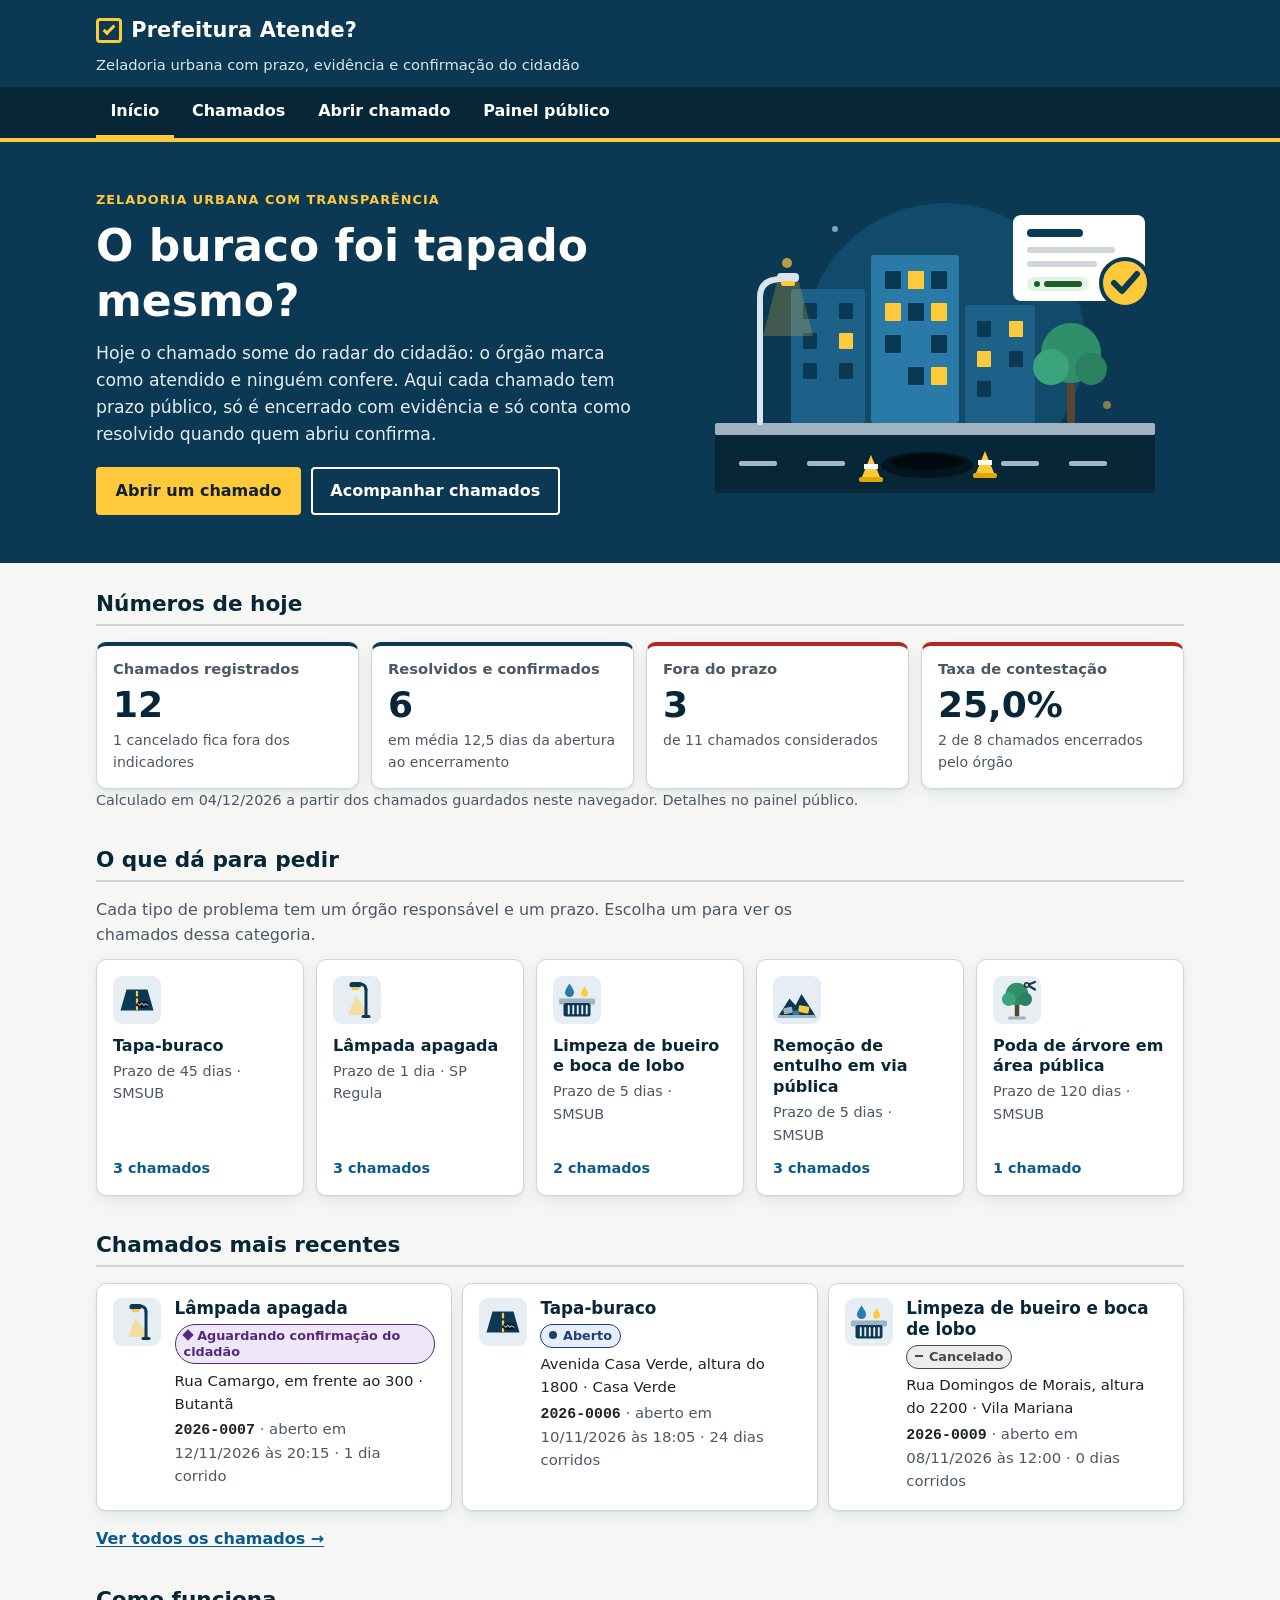
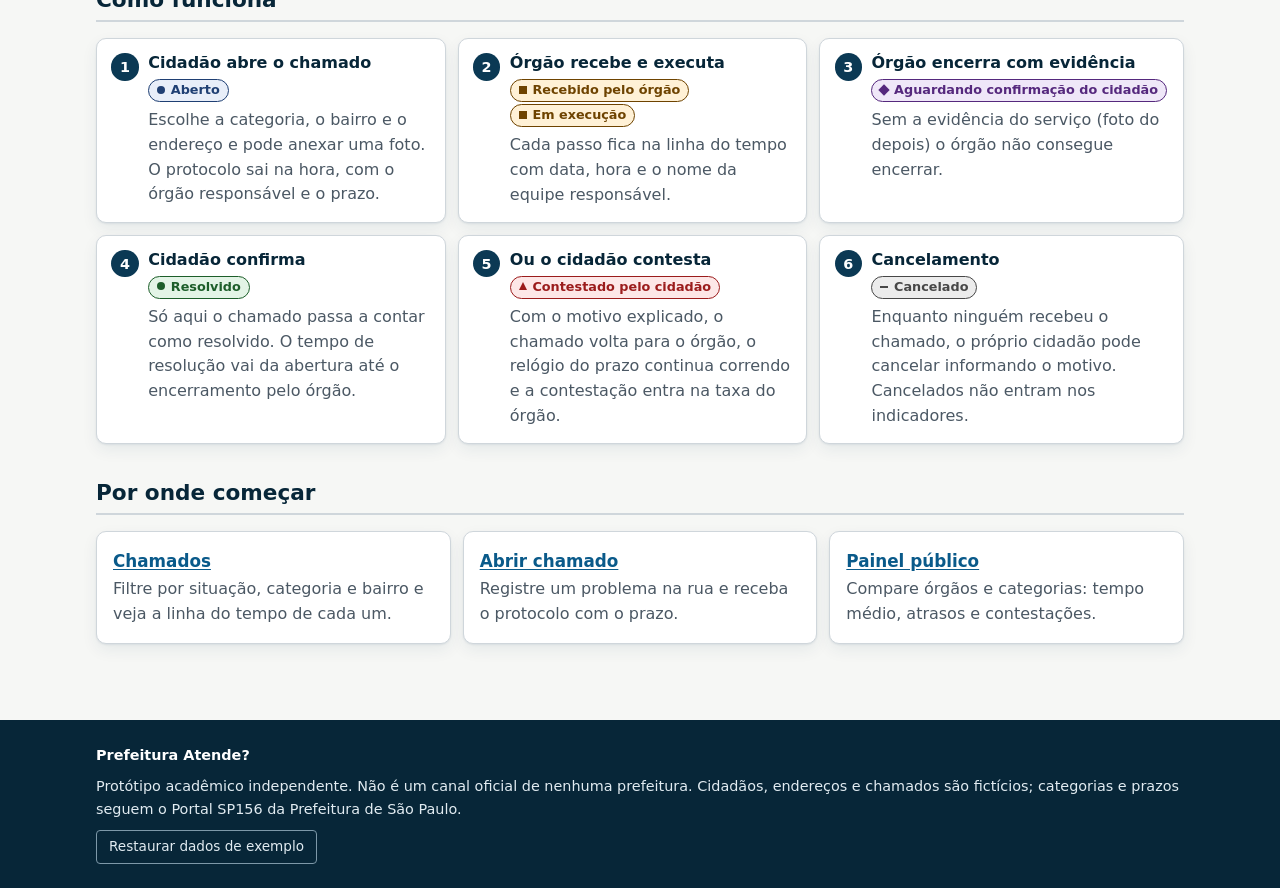
<file: web/index.html>
<!DOCTYPE html>
<html lang="pt-BR">
<head>
  <meta charset="UTF-8">
  <meta name="viewport" content="width=device-width, initial-scale=1">
  <meta name="description" content="Acompanhamento público de chamados de zeladoria urbana, com prazo, evidência e confirmação do cidadão.">
  <title>Início | Prefeitura Atende?</title>
  <link rel="stylesheet" href="css/estilo.css">
</head>
<body>
  <a class="pular" href="#conteudo">Pular para o conteúdo</a>

  <header class="topo">
    <div class="limite topo-interno">
      <a class="marca" href="index.html"><span class="marca-simbolo" aria-hidden="true"></span><span>Prefeitura Atende?</span></a>
      <p class="marca-frase">Zeladoria urbana com prazo, evidência e confirmação do cidadão</p>
    </div>
    <nav class="menu" aria-label="Menu principal">
      <ul class="limite">
        <li><a href="index.html" aria-current="page">Início</a></li>
        <li><a href="chamados.html">Chamados</a></li>
        <li><a href="abrir.html">Abrir chamado</a></li>
        <li><a href="painel.html">Painel público</a></li>
      </ul>
    </nav>
  </header>

  <main id="conteudo">
    <section class="heroi" aria-labelledby="titulo-inicio">
      <div class="limite heroi-interno">
        <div class="heroi-texto">
          <p class="sobretitulo">Zeladoria urbana com transparência</p>
          <h1 id="titulo-inicio">O buraco foi tapado mesmo?</h1>
          <p>Hoje o chamado some do radar do cidadão: o órgão marca como atendido e ninguém confere. Aqui cada chamado tem prazo público, só é encerrado com evidência e só conta como resolvido quando quem abriu confirma.</p>
          <div class="botoes">
            <a class="botao botao-destaque" href="abrir.html">Abrir um chamado</a>
            <a class="botao botao-claro" href="chamados.html">Acompanhar chamados</a>
          </div>
        </div>
        <img class="heroi-imagem" src="img/rua.svg" width="480" height="320" alt="Rua com um buraco sinalizado, um poste aceso e um chamado marcado como resolvido">
      </div>
    </section>

    <div class="limite">
    <section class="secao" aria-labelledby="titulo-numeros">
      <h2 id="titulo-numeros">Números de hoje</h2>
      <div class="numeros">
        <article class="numero">
          <h3>Chamados registrados</h3>
          <strong class="valor" id="numero-total">-</strong>
          <p id="detalhe-total"></p>
        </article>
        <article class="numero">
          <h3>Resolvidos e confirmados</h3>
          <strong class="valor" id="numero-resolvidos">-</strong>
          <p id="detalhe-resolvidos"></p>
        </article>
        <article class="numero alerta">
          <h3>Fora do prazo</h3>
          <strong class="valor" id="numero-fora">-</strong>
          <p id="detalhe-fora"></p>
        </article>
        <article class="numero alerta">
          <h3>Taxa de contestação</h3>
          <strong class="valor" id="numero-contestacao">-</strong>
          <p id="detalhe-contestacao"></p>
        </article>
      </div>
      <p class="nota" id="data-calculo"></p>
    </section>

    <section class="secao" aria-labelledby="titulo-categorias-inicio">
      <h2 id="titulo-categorias-inicio">O que dá para pedir</h2>
      <p class="apoio">Cada tipo de problema tem um órgão responsável e um prazo. Escolha um para ver os chamados dessa categoria.</p>
      <ul class="categorias-inicio" id="categorias-inicio"></ul>
    </section>

    <section class="secao" aria-labelledby="titulo-recentes">
      <h2 id="titulo-recentes">Chamados mais recentes</h2>
      <ul class="lista-chamados recentes" id="chamados-recentes"></ul>
      <p><a class="link-seta" href="chamados.html">Ver todos os chamados</a></p>
    </section>

    <section class="secao" aria-labelledby="titulo-etapas">
      <h2 id="titulo-etapas">Como funciona</h2>
      <ol class="etapas">
        <li>
          <h3>Cidadão abre o chamado</h3>
          <span class="selo selo-aberto">Aberto</span>
          <p>Escolhe a categoria, o bairro e o endereço e pode anexar uma foto. O protocolo sai na hora, com o órgão responsável e o prazo.</p>
        </li>
        <li>
          <h3>Órgão recebe e executa</h3>
          <span class="selo selo-andamento">Recebido pelo órgão</span>
          <span class="selo selo-andamento">Em execução</span>
          <p>Cada passo fica na linha do tempo com data, hora e o nome da equipe responsável.</p>
        </li>
        <li>
          <h3>Órgão encerra com evidência</h3>
          <span class="selo selo-aguardando">Aguardando confirmação do cidadão</span>
          <p>Sem a evidência do serviço (foto do depois) o órgão não consegue encerrar.</p>
        </li>
        <li>
          <h3>Cidadão confirma</h3>
          <span class="selo selo-resolvido">Resolvido</span>
          <p>Só aqui o chamado passa a contar como resolvido. O tempo de resolução vai da abertura até o encerramento pelo órgão.</p>
        </li>
        <li>
          <h3>Ou o cidadão contesta</h3>
          <span class="selo selo-contestado">Contestado pelo cidadão</span>
          <p>Com o motivo explicado, o chamado volta para o órgão, o relógio do prazo continua correndo e a contestação entra na taxa do órgão.</p>
        </li>
        <li>
          <h3>Cancelamento</h3>
          <span class="selo selo-cancelado">Cancelado</span>
          <p>Enquanto ninguém recebeu o chamado, o próprio cidadão pode cancelar informando o motivo. Cancelados não entram nos indicadores.</p>
        </li>
      </ol>
    </section>

    <section class="secao" aria-labelledby="titulo-atalhos">
      <h2 id="titulo-atalhos">Por onde começar</h2>
      <div class="atalhos">
        <a class="atalho" href="chamados.html"><strong>Chamados</strong><span>Filtre por situação, categoria e bairro e veja a linha do tempo de cada um.</span></a>
        <a class="atalho" href="abrir.html"><strong>Abrir chamado</strong><span>Registre um problema na rua e receba o protocolo com o prazo.</span></a>
        <a class="atalho" href="painel.html"><strong>Painel público</strong><span>Compare órgãos e categorias: tempo médio, atrasos e contestações.</span></a>
      </div>
    </section>
    </div>
  </main>

  <footer class="rodape">
    <div class="limite">
      <p><strong>Prefeitura Atende?</strong></p>
      <p>Protótipo acadêmico independente. Não é um canal oficial de nenhuma prefeitura. Cidadãos, endereços e chamados são fictícios; categorias e prazos seguem o Portal SP156 da Prefeitura de São Paulo.</p>
      <p id="aviso-armazenamento" class="aviso" hidden></p>
      <button type="button" id="botao-restaurar" class="botao-discreto">Restaurar dados de exemplo</button>
    </div>
  </footer>

  <script src="js/dados.js"></script>
  <script src="js/comum.js"></script>
  <script src="js/inicio.js"></script>
</body>
</html>
</file>
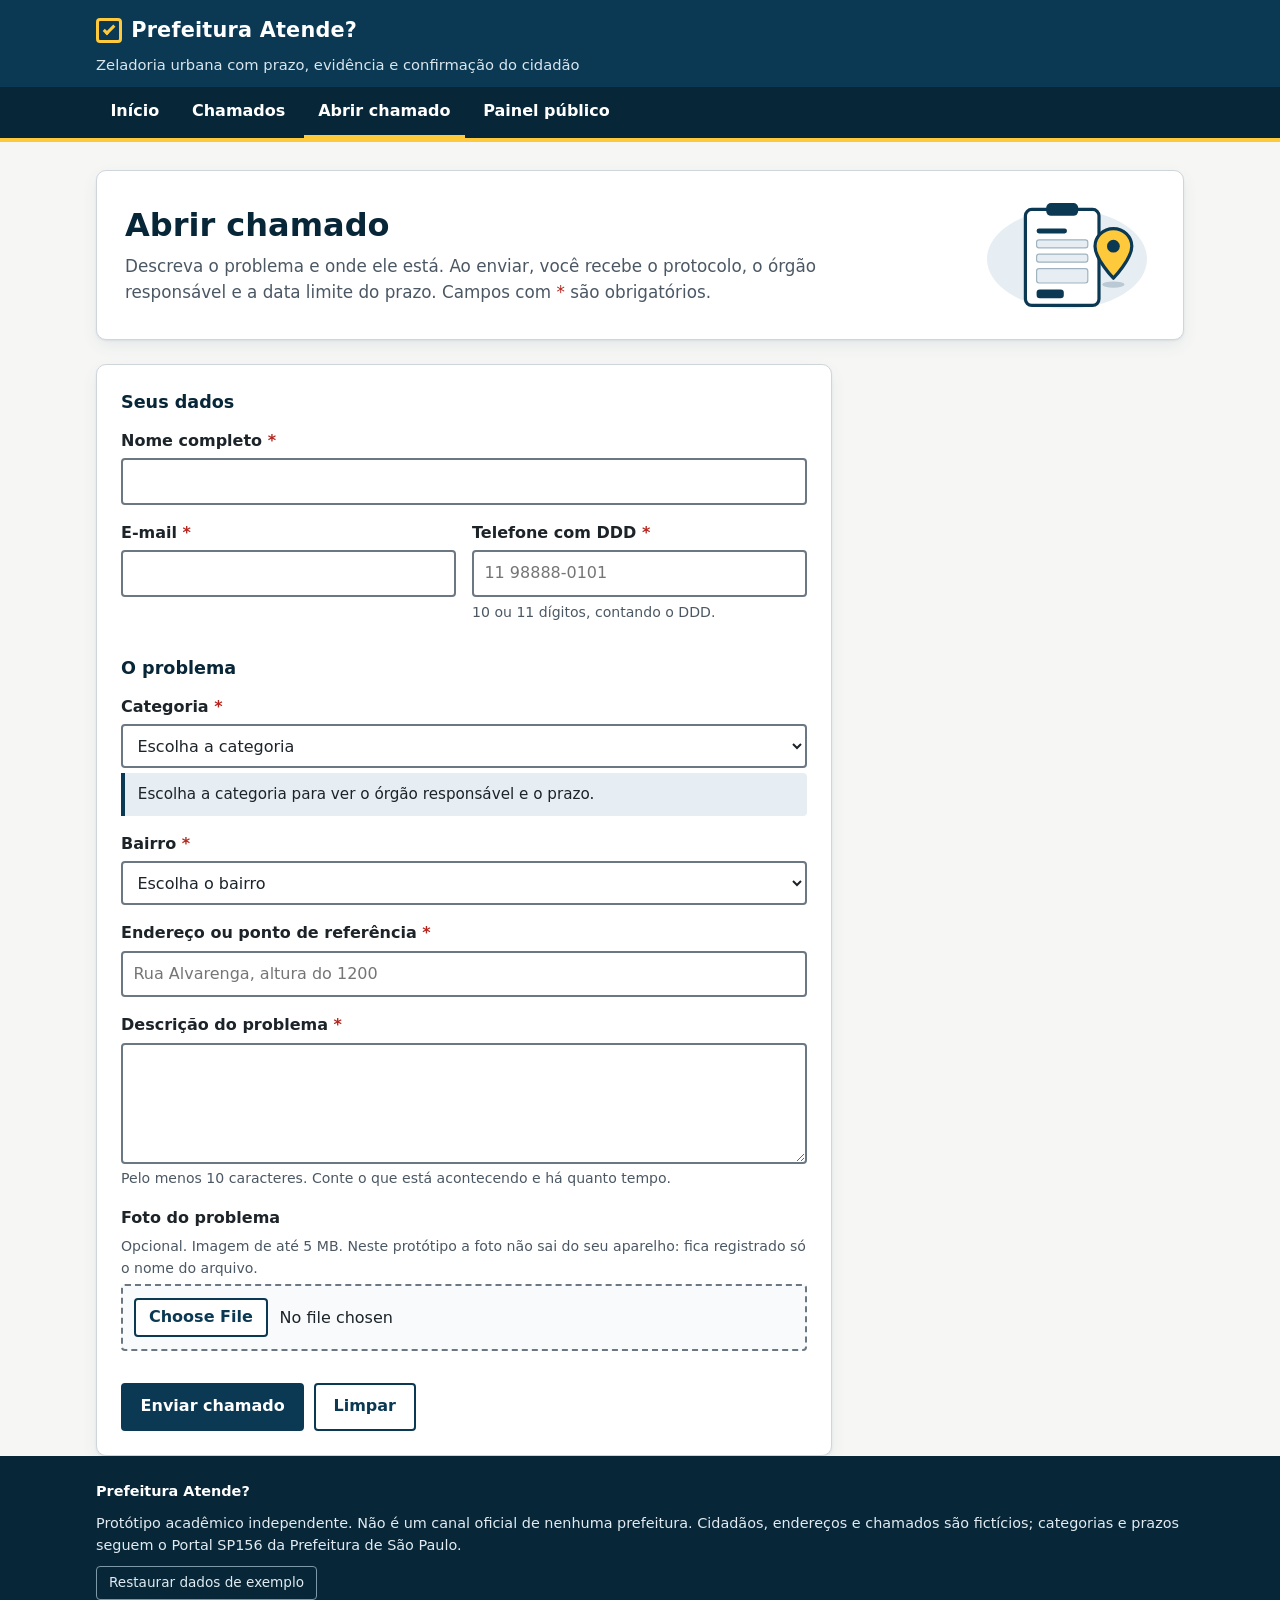
<file: web/abrir.html>
<!DOCTYPE html>
<html lang="pt-BR">
<head>
  <meta charset="UTF-8">
  <meta name="viewport" content="width=device-width, initial-scale=1">
  <meta name="description" content="Formulário para abrir um chamado de zeladoria urbana.">
  <title>Abrir chamado | Prefeitura Atende?</title>
  <link rel="stylesheet" href="css/estilo.css">
</head>
<body>
  <a class="pular" href="#conteudo">Pular para o conteúdo</a>

  <header class="topo">
    <div class="limite topo-interno">
      <a class="marca" href="index.html"><span class="marca-simbolo" aria-hidden="true"></span><span>Prefeitura Atende?</span></a>
      <p class="marca-frase">Zeladoria urbana com prazo, evidência e confirmação do cidadão</p>
    </div>
    <nav class="menu" aria-label="Menu principal">
      <ul class="limite">
        <li><a href="index.html">Início</a></li>
        <li><a href="chamados.html">Chamados</a></li>
        <li><a href="abrir.html" aria-current="page">Abrir chamado</a></li>
        <li><a href="painel.html">Painel público</a></li>
      </ul>
    </nav>
  </header>

  <main id="conteudo" class="limite">
    <section class="introducao" aria-labelledby="titulo-abrir">
      <div>
        <h1 id="titulo-abrir">Abrir chamado</h1>
        <p>Descreva o problema e onde ele está. Ao enviar, você recebe o protocolo, o órgão responsável e a data limite do prazo. Campos com <span class="obrigatorio" aria-hidden="true">*</span> são obrigatórios.</p>
      </div>
      <img class="introducao-imagem" src="img/formulario.svg" width="220" height="150" alt="">
    </section>

    <section class="confirmacao" id="confirmacao" aria-labelledby="titulo-confirmacao" tabindex="-1" hidden>
      <h2 id="titulo-confirmacao">Chamado registrado</h2>
      <p>Guarde o número do protocolo:</p>
      <strong class="protocolo-grande" id="confirmacao-protocolo"></strong>
      <dl class="dados-chamado">
        <dt>Órgão responsável</dt>
        <dd id="confirmacao-orgao"></dd>
        <dt>Categoria</dt>
        <dd id="confirmacao-categoria"></dd>
        <dt>Prazo</dt>
        <dd id="confirmacao-prazo"></dd>
        <dt>Endereço</dt>
        <dd id="confirmacao-endereco"></dd>
      </dl>
      <p id="confirmacao-cidadao" class="dica"></p>
      <p id="confirmacao-aviso" class="aviso" hidden></p>
      <div class="botoes">
        <a class="botao" id="link-acompanhar" href="chamados.html">Acompanhar este chamado</a>
        <button type="button" class="botao botao-secundario" id="botao-novo">Abrir outro chamado</button>
      </div>
    </section>

    <div class="resumo-erros" id="resumo-erros" tabindex="-1" role="alert" hidden>
      <h2>Confira os campos abaixo</h2>
      <ul id="lista-erros"></ul>
    </div>

    <form class="formulario" id="form-chamado" novalidate>
      <fieldset>
        <legend>Seus dados</legend>
        <div class="campo">
          <label for="nome">Nome completo <span class="obrigatorio" aria-hidden="true">*</span></label>
          <input type="text" id="nome" name="nome" autocomplete="name" required aria-describedby="erro-nome">
          <p class="erro-campo" id="erro-nome"></p>
        </div>
        <div class="linha-dupla">
          <div class="campo">
            <label for="email">E-mail <span class="obrigatorio" aria-hidden="true">*</span></label>
            <input type="email" id="email" name="email" autocomplete="email" required aria-describedby="erro-email">
            <p class="erro-campo" id="erro-email"></p>
          </div>
          <div class="campo">
            <label for="telefone">Telefone com DDD <span class="obrigatorio" aria-hidden="true">*</span></label>
            <input type="tel" id="telefone" name="telefone" autocomplete="tel" inputmode="tel" placeholder="11 98888-0101" required aria-describedby="dica-telefone erro-telefone">
            <p class="dica" id="dica-telefone">10 ou 11 dígitos, contando o DDD.</p>
            <p class="erro-campo" id="erro-telefone"></p>
          </div>
        </div>
      </fieldset>

      <fieldset>
        <legend>O problema</legend>
        <div class="campo">
          <label for="categoria">Categoria <span class="obrigatorio" aria-hidden="true">*</span></label>
          <select id="categoria" name="categoria" required aria-describedby="info-categoria erro-categoria">
            <option value="">Escolha a categoria</option>
          </select>
          <p class="info-categoria" id="info-categoria" aria-live="polite">Escolha a categoria para ver o órgão responsável e o prazo.</p>
          <p class="erro-campo" id="erro-categoria"></p>
        </div>
        <div class="campo">
          <label for="bairro">Bairro <span class="obrigatorio" aria-hidden="true">*</span></label>
          <select id="bairro" name="bairro" required aria-describedby="erro-bairro">
            <option value="">Escolha o bairro</option>
          </select>
          <p class="erro-campo" id="erro-bairro"></p>
        </div>
        <div class="campo">
          <label for="endereco">Endereço ou ponto de referência <span class="obrigatorio" aria-hidden="true">*</span></label>
          <input type="text" id="endereco" name="endereco" autocomplete="street-address" placeholder="Rua Alvarenga, altura do 1200" required aria-describedby="erro-endereco">
          <p class="erro-campo" id="erro-endereco"></p>
        </div>
        <div class="campo">
          <label for="descricao">Descrição do problema <span class="obrigatorio" aria-hidden="true">*</span></label>
          <textarea id="descricao" name="descricao" rows="4" required aria-describedby="dica-descricao erro-descricao"></textarea>
          <p class="dica" id="dica-descricao">Pelo menos 10 caracteres. Conte o que está acontecendo e há quanto tempo.</p>
          <p class="erro-campo" id="erro-descricao"></p>
        </div>
        <div id="lugar-da-foto">
        </div>
      </fieldset>

      <div class="botoes">
        <button type="submit" class="botao">Enviar chamado</button>
        <button type="reset" class="botao botao-secundario">Limpar</button>
      </div>
    </form>
  </main>

  <footer class="rodape">
    <div class="limite">
      <p><strong>Prefeitura Atende?</strong></p>
      <p>Protótipo acadêmico independente. Não é um canal oficial de nenhuma prefeitura. Cidadãos, endereços e chamados são fictícios; categorias e prazos seguem o Portal SP156 da Prefeitura de São Paulo.</p>
      <p id="aviso-armazenamento" class="aviso" hidden></p>
      <button type="button" id="botao-restaurar" class="botao-discreto">Restaurar dados de exemplo</button>
    </div>
  </footer>

  <script src="js/dados.js"></script>
  <script src="js/comum.js"></script>
  <script src="js/abrir.js"></script>
</body>
</html>
</file>
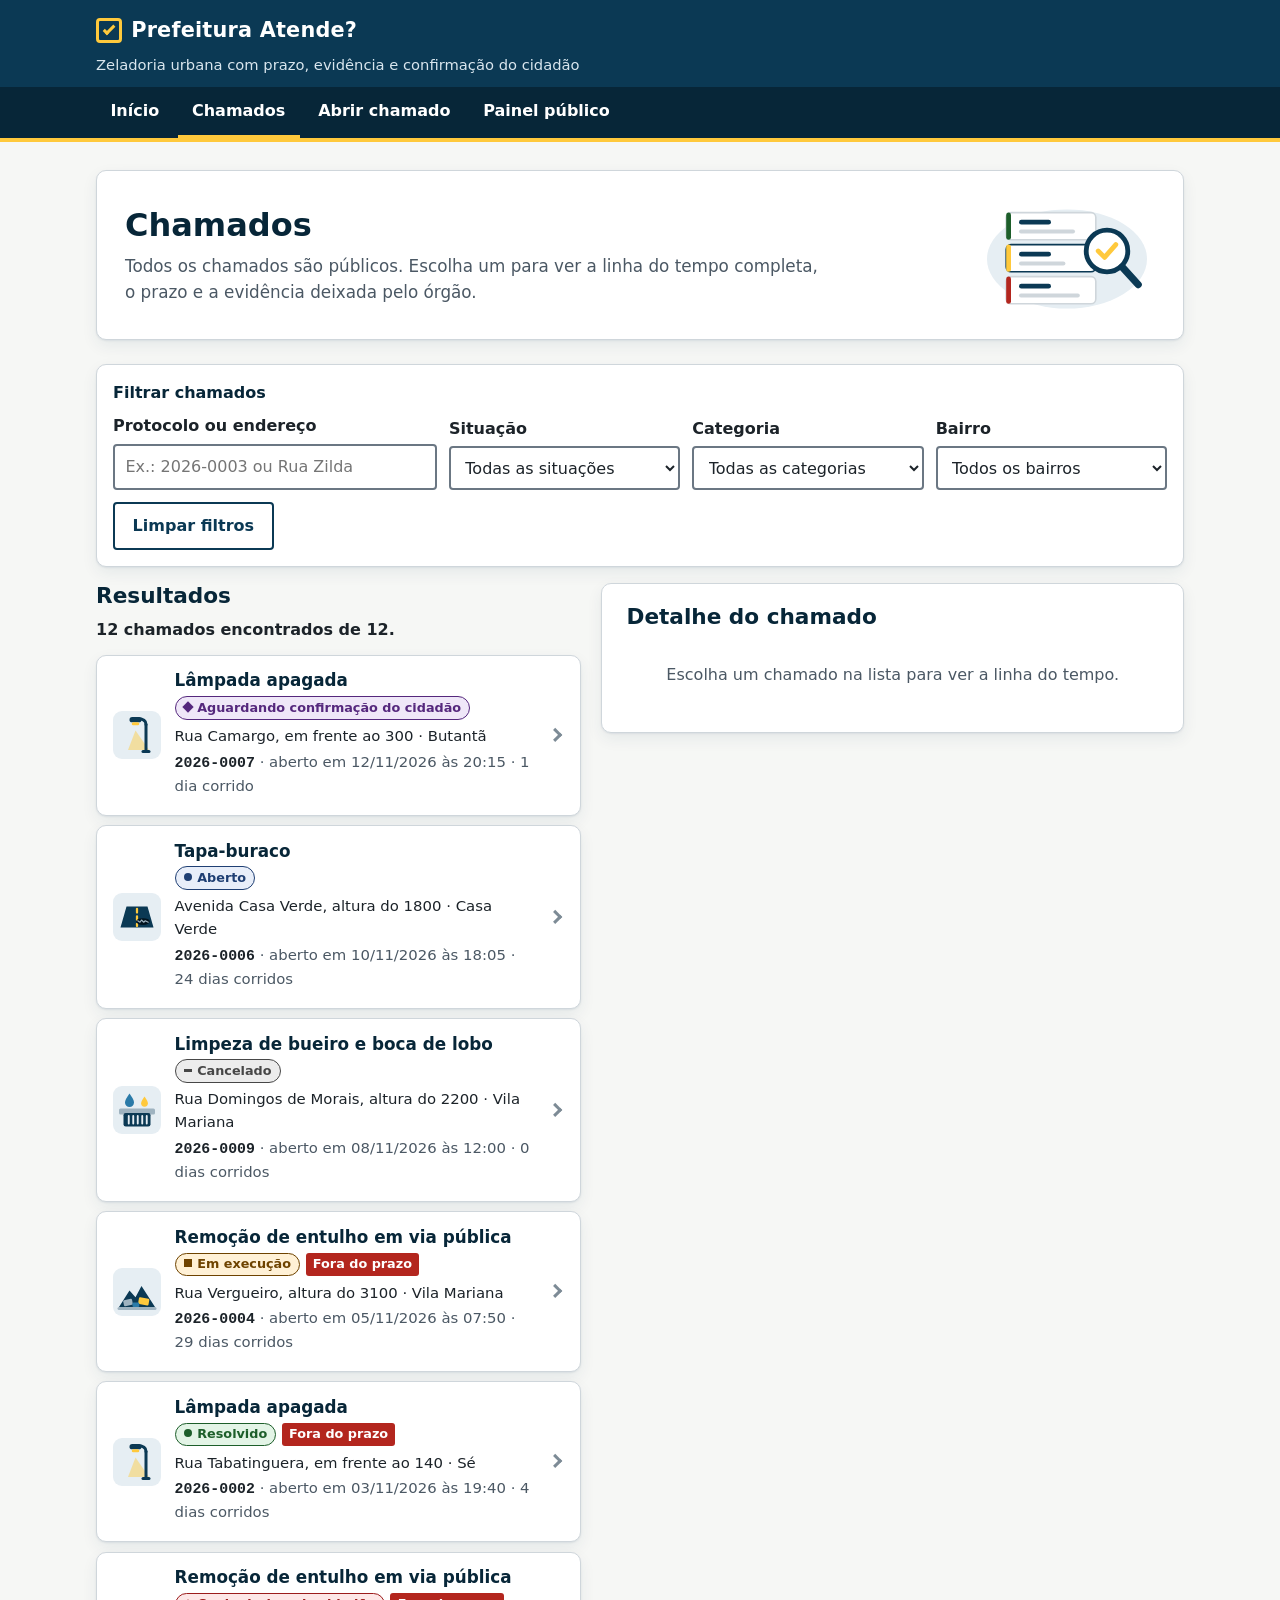
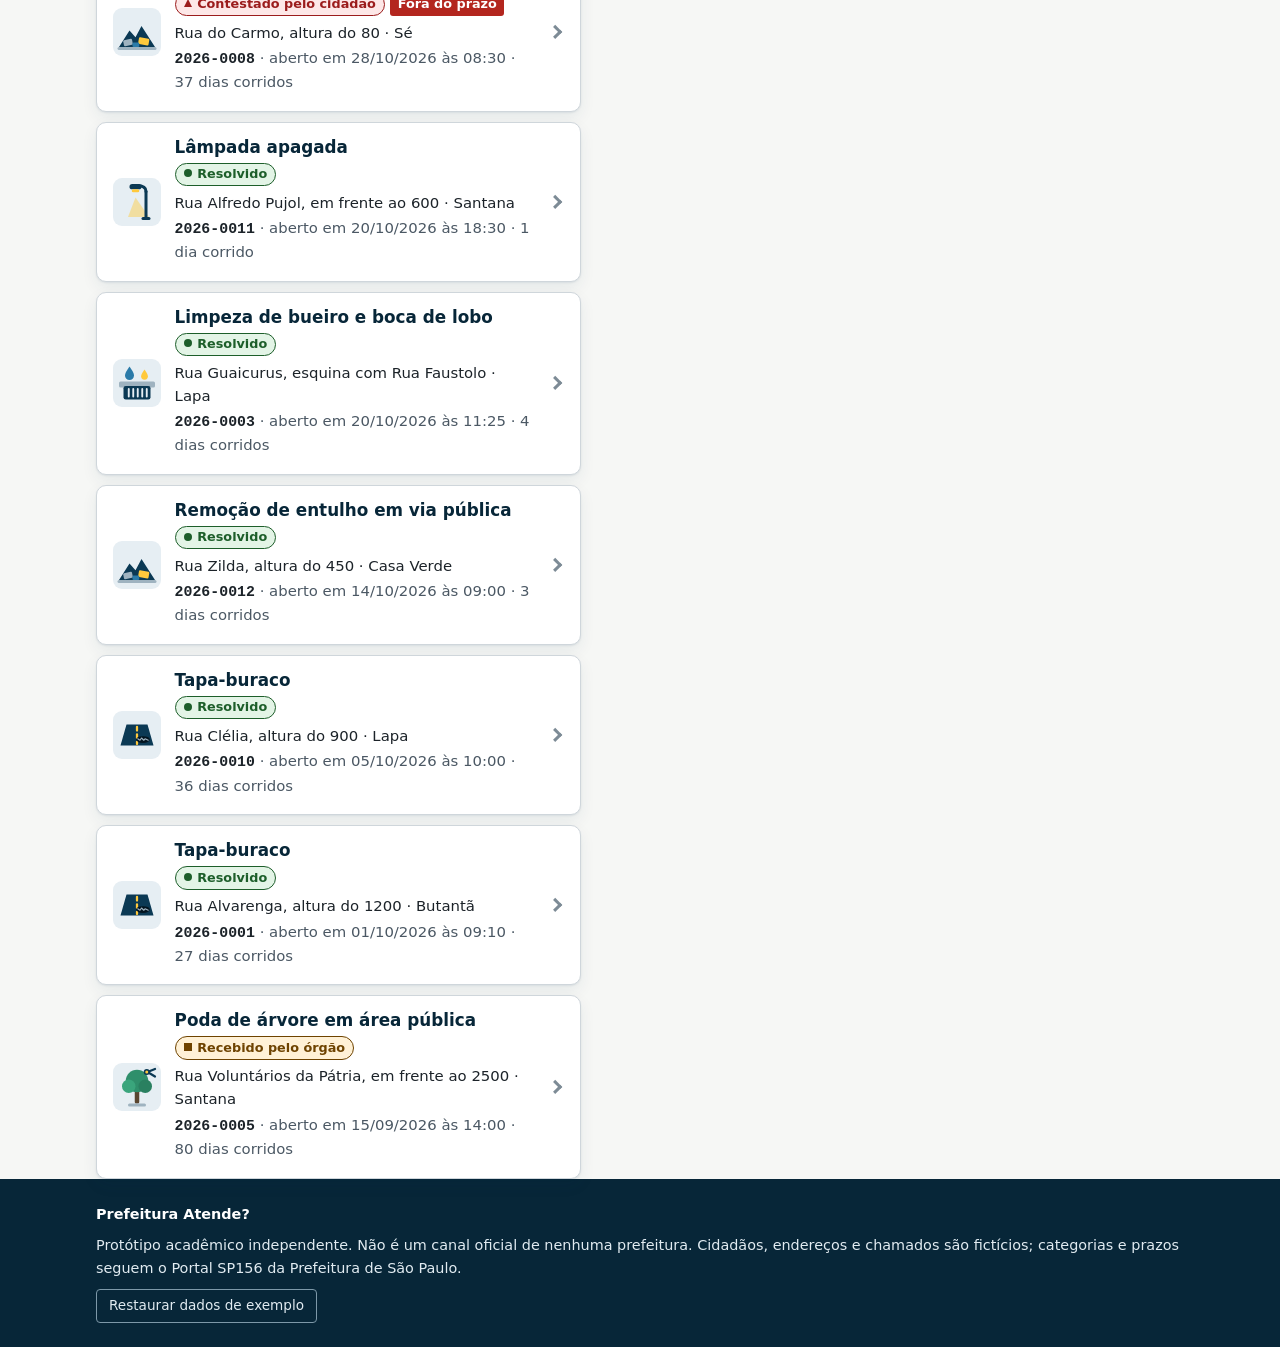
<file: web/chamados.html>
<!DOCTYPE html>
<html lang="pt-BR">
<head>
  <meta charset="UTF-8">
  <meta name="viewport" content="width=device-width, initial-scale=1">
  <meta name="description" content="Lista pública de chamados de zeladoria urbana com filtros e linha do tempo.">
  <title>Chamados | Prefeitura Atende?</title>
  <link rel="stylesheet" href="css/estilo.css">
</head>
<body>
  <a class="pular" href="#conteudo">Pular para o conteúdo</a>

  <header class="topo">
    <div class="limite topo-interno">
      <a class="marca" href="index.html"><span class="marca-simbolo" aria-hidden="true"></span><span>Prefeitura Atende?</span></a>
      <p class="marca-frase">Zeladoria urbana com prazo, evidência e confirmação do cidadão</p>
    </div>
    <nav class="menu" aria-label="Menu principal">
      <ul class="limite">
        <li><a href="index.html">Início</a></li>
        <li><a href="chamados.html" aria-current="page">Chamados</a></li>
        <li><a href="abrir.html">Abrir chamado</a></li>
        <li><a href="painel.html">Painel público</a></li>
      </ul>
    </nav>
  </header>

  <main id="conteudo" class="limite">
    <section class="introducao" aria-labelledby="titulo-chamados">
      <div>
        <h1 id="titulo-chamados">Chamados</h1>
        <p>Todos os chamados são públicos. Escolha um para ver a linha do tempo completa, o prazo e a evidência deixada pelo órgão.</p>
      </div>
      <img class="introducao-imagem" src="img/lista.svg" width="220" height="150" alt="">
    </section>

    <form class="filtros" id="form-filtros" role="search">
      <fieldset>
        <legend>Filtrar chamados</legend>
        <div class="campo campo-busca">
          <label for="filtro-busca">Protocolo ou endereço</label>
          <input type="search" id="filtro-busca" name="busca" placeholder="Ex.: 2026-0003 ou Rua Zilda" autocomplete="off">
        </div>
        <div class="campo">
          <label for="filtro-situacao">Situação</label>
          <select id="filtro-situacao" name="situacao">
            <option value="">Todas as situações</option>
          </select>
        </div>
        <div class="campo">
          <label for="filtro-categoria">Categoria</label>
          <select id="filtro-categoria" name="categoria">
            <option value="">Todas as categorias</option>
          </select>
        </div>
        <div class="campo">
          <label for="filtro-bairro">Bairro</label>
          <select id="filtro-bairro" name="bairro">
            <option value="">Todos os bairros</option>
          </select>
        </div>
      </fieldset>
      <div class="botoes acoes-filtro">
        <button type="reset" class="botao botao-secundario" id="botao-limpar">Limpar filtros</button>
      </div>
    </form>

    <div class="area-chamados">
      <section aria-labelledby="titulo-lista">
        <h2 id="titulo-lista">Resultados</h2>
        <p class="contagem" id="contagem" role="status" aria-live="polite"></p>
        <ul class="lista-chamados" id="lista-chamados"></ul>
        <div class="vazio" id="lista-vazia" hidden>
          <p><strong>Nenhum chamado encontrado com esses filtros.</strong></p>
          <p>Tente outra combinação ou limpe os filtros para ver todos.</p>
          <button type="button" class="botao botao-secundario" id="botao-limpar-vazio">Limpar filtros</button>
        </div>
      </section>

      <section class="detalhe" id="detalhe" aria-labelledby="titulo-detalhe">
        <h2 id="titulo-detalhe" tabindex="-1">Detalhe do chamado</h2>
        <div id="conteudo-detalhe">
          <p class="detalhe-vazio">Escolha um chamado na lista para ver a linha do tempo.</p>
        </div>
      </section>
    </div>
  </main>

  <footer class="rodape">
    <div class="limite">
      <p><strong>Prefeitura Atende?</strong></p>
      <p>Protótipo acadêmico independente. Não é um canal oficial de nenhuma prefeitura. Cidadãos, endereços e chamados são fictícios; categorias e prazos seguem o Portal SP156 da Prefeitura de São Paulo.</p>
      <p id="aviso-armazenamento" class="aviso" hidden></p>
      <button type="button" id="botao-restaurar" class="botao-discreto">Restaurar dados de exemplo</button>
    </div>
  </footer>

  <script src="js/dados.js"></script>
  <script src="js/comum.js"></script>
  <script src="js/chamados.js"></script>
</body>
</html>
</file>
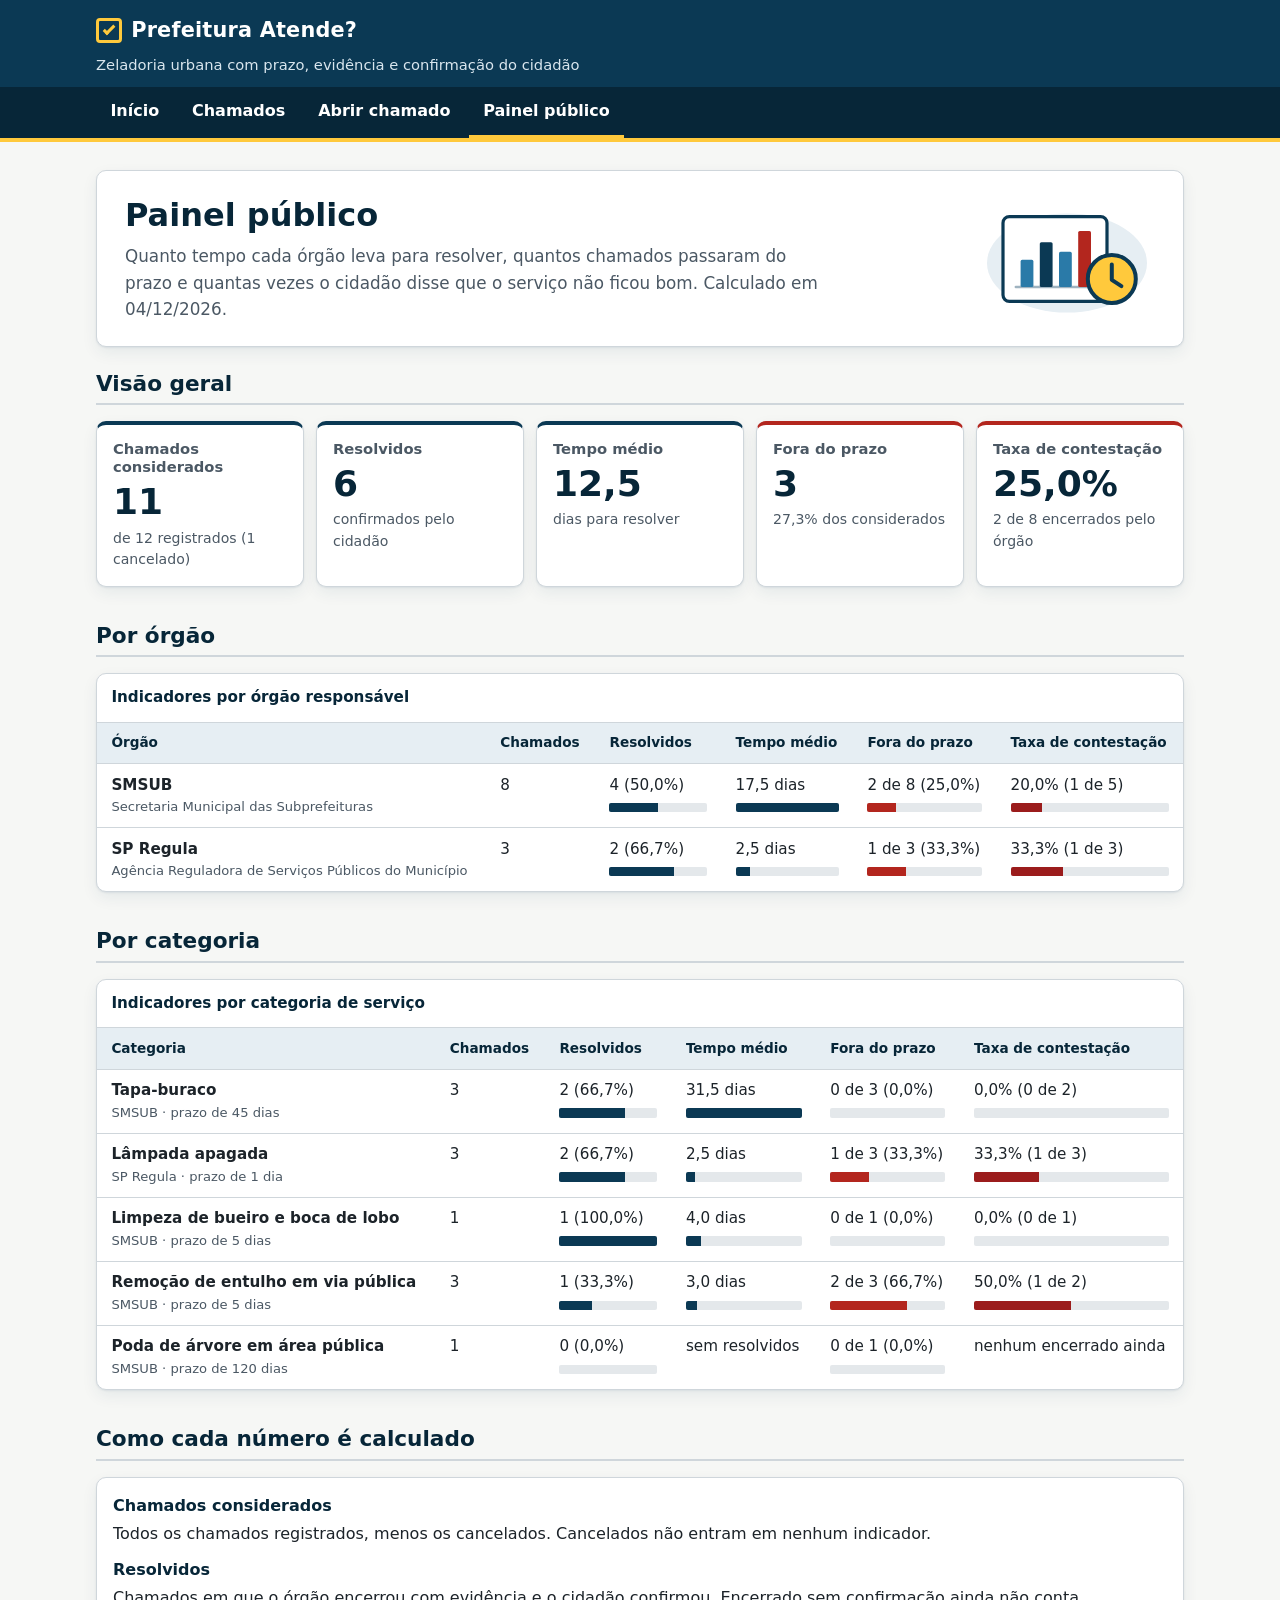
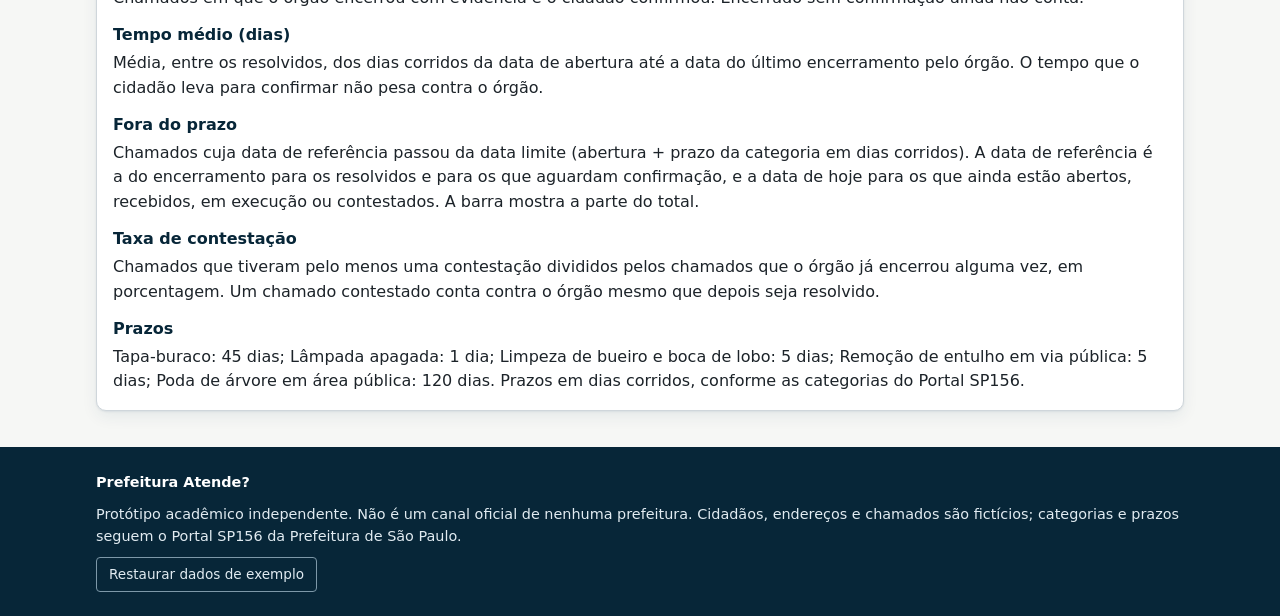
<file: web/painel.html>
<!DOCTYPE html>
<html lang="pt-BR">
<head>
  <meta charset="UTF-8">
  <meta name="viewport" content="width=device-width, initial-scale=1">
  <meta name="description" content="Indicadores públicos de zeladoria urbana por órgão e por categoria.">
  <title>Painel público | Prefeitura Atende?</title>
  <link rel="stylesheet" href="css/estilo.css">
</head>
<body>
  <a class="pular" href="#conteudo">Pular para o conteúdo</a>

  <header class="topo">
    <div class="limite topo-interno">
      <a class="marca" href="index.html"><span class="marca-simbolo" aria-hidden="true"></span><span>Prefeitura Atende?</span></a>
      <p class="marca-frase">Zeladoria urbana com prazo, evidência e confirmação do cidadão</p>
    </div>
    <nav class="menu" aria-label="Menu principal">
      <ul class="limite">
        <li><a href="index.html">Início</a></li>
        <li><a href="chamados.html">Chamados</a></li>
        <li><a href="abrir.html">Abrir chamado</a></li>
        <li><a href="painel.html" aria-current="page">Painel público</a></li>
      </ul>
    </nav>
  </header>

  <main id="conteudo" class="limite">
    <section class="introducao" aria-labelledby="titulo-painel">
      <div>
        <h1 id="titulo-painel">Painel público</h1>
        <p>Quanto tempo cada órgão leva para resolver, quantos chamados passaram do prazo e quantas vezes o cidadão disse que o serviço não ficou bom. <span id="data-painel"></span></p>
      </div>
      <img class="introducao-imagem" src="img/painel.svg" width="220" height="150" alt="">
    </section>

    <section class="secao" aria-labelledby="titulo-geral">
      <h2 id="titulo-geral">Visão geral</h2>
      <div class="cartoes-gerais">
        <article class="numero">
          <h3>Chamados considerados</h3>
          <strong class="valor" id="geral-total">-</strong>
          <p id="geral-total-detalhe"></p>
        </article>
        <article class="numero">
          <h3>Resolvidos</h3>
          <strong class="valor" id="geral-resolvidos">-</strong>
          <p>confirmados pelo cidadão</p>
        </article>
        <article class="numero">
          <h3>Tempo médio</h3>
          <strong class="valor" id="geral-tempo">-</strong>
          <p>dias para resolver</p>
        </article>
        <article class="numero alerta">
          <h3>Fora do prazo</h3>
          <strong class="valor" id="geral-fora">-</strong>
          <p id="geral-fora-detalhe"></p>
        </article>
        <article class="numero alerta">
          <h3>Taxa de contestação</h3>
          <strong class="valor" id="geral-contestacao">-</strong>
          <p id="geral-contestacao-detalhe"></p>
        </article>
      </div>
    </section>

    <section class="secao" aria-labelledby="titulo-orgaos">
      <h2 id="titulo-orgaos">Por órgão</h2>
      <div class="rolagem" role="region" aria-labelledby="titulo-orgaos" tabindex="0">
        <table>
          <caption>Indicadores por órgão responsável</caption>
          <thead>
            <tr>
              <th scope="col">Órgão</th>
              <th scope="col">Chamados</th>
              <th scope="col">Resolvidos</th>
              <th scope="col">Tempo médio</th>
              <th scope="col">Fora do prazo</th>
              <th scope="col">Taxa de contestação</th>
            </tr>
          </thead>
          <tbody id="tabela-orgaos"></tbody>
        </table>
      </div>
    </section>

    <section class="secao" aria-labelledby="titulo-categorias">
      <h2 id="titulo-categorias">Por categoria</h2>
      <div class="rolagem" role="region" aria-labelledby="titulo-categorias" tabindex="0">
        <table>
          <caption>Indicadores por categoria de serviço</caption>
          <thead>
            <tr>
              <th scope="col">Categoria</th>
              <th scope="col">Chamados</th>
              <th scope="col">Resolvidos</th>
              <th scope="col">Tempo médio</th>
              <th scope="col">Fora do prazo</th>
              <th scope="col">Taxa de contestação</th>
            </tr>
          </thead>
          <tbody id="tabela-categorias"></tbody>
        </table>
      </div>
    </section>

    <section class="secao" aria-labelledby="titulo-legenda">
      <h2 id="titulo-legenda">Como cada número é calculado</h2>
      <dl class="legenda">
        <dt>Chamados considerados</dt>
        <dd>Todos os chamados registrados, menos os cancelados. Cancelados não entram em nenhum indicador.</dd>
        <dt>Resolvidos</dt>
        <dd>Chamados em que o órgão encerrou com evidência e o cidadão confirmou. Encerrado sem confirmação ainda não conta.</dd>
        <dt>Tempo médio (dias)</dt>
        <dd>Média, entre os resolvidos, dos dias corridos da data de abertura até a data do último encerramento pelo órgão. O tempo que o cidadão leva para confirmar não pesa contra o órgão.</dd>
        <dt>Fora do prazo</dt>
        <dd>Chamados cuja data de referência passou da data limite (abertura + prazo da categoria em dias corridos). A data de referência é a do encerramento para os resolvidos e para os que aguardam confirmação, e a data de hoje para os que ainda estão abertos, recebidos, em execução ou contestados. A barra mostra a parte do total.</dd>
        <dt>Taxa de contestação</dt>
        <dd>Chamados que tiveram pelo menos uma contestação divididos pelos chamados que o órgão já encerrou alguma vez, em porcentagem. Um chamado contestado conta contra o órgão mesmo que depois seja resolvido.</dd>
        <dt>Prazos</dt>
        <dd id="legenda-prazos">Cada categoria tem um prazo em dias corridos, conforme as categorias do Portal SP156.</dd>
      </dl>
    </section>
  </main>

  <footer class="rodape">
    <div class="limite">
      <p><strong>Prefeitura Atende?</strong></p>
      <p>Protótipo acadêmico independente. Não é um canal oficial de nenhuma prefeitura. Cidadãos, endereços e chamados são fictícios; categorias e prazos seguem o Portal SP156 da Prefeitura de São Paulo.</p>
      <p id="aviso-armazenamento" class="aviso" hidden></p>
      <button type="button" id="botao-restaurar" class="botao-discreto">Restaurar dados de exemplo</button>
    </div>
  </footer>

  <script src="js/dados.js"></script>
  <script src="js/comum.js"></script>
  <script src="js/painel.js"></script>
</body>
</html>
</file>
<file: web/css/estilo.css>
:root {
  --principal: #0b3954;
  --principal-escuro: #072638;
  --principal-claro: #e6eef3;
  --destaque: #ffc93c;
  --texto: #1c2329;
  --texto-suave: #4b5864;
  --fundo: #f6f7f5;
  --superficie: #ffffff;
  --borda: #cfd6db;
  --erro: #b3261e;
  --erro-fundo: #fdecea;
  --sucesso: #1d5e2a;
  --sucesso-fundo: #e3f4e6;
  --raio: 6px;
}

*,
*::before,
*::after {
  box-sizing: border-box;
}

[hidden] {
  display: none !important;
}

html {
  -webkit-text-size-adjust: 100%;
}

body {
  margin: 0;
  background: var(--fundo);
  color: var(--texto);
  font-family: system-ui, -apple-system, "Segoe UI", Roboto, "Helvetica Neue", Arial, sans-serif;
  font-size: 1rem;
  line-height: 1.55;
}

h1,
h2,
h3 {
  line-height: 1.25;
  margin: 0 0 0.5rem;
  color: var(--principal-escuro);
}

h1 {
  font-size: 1.75rem;
}

h2 {
  font-size: 1.35rem;
}

h3 {
  font-size: 1.1rem;
}

p {
  margin: 0 0 0.75rem;
}

a {
  color: #0a5a8a;
  text-underline-offset: 2px;
}

a:hover {
  color: var(--principal-escuro);
}

:focus-visible {
  outline: 3px solid var(--principal);
  outline-offset: 2px;
}

code {
  font-family: ui-monospace, Consolas, "Courier New", monospace;
  font-size: 0.9em;
  background: var(--principal-claro);
  padding: 0.05rem 0.3rem;
  border-radius: 3px;
  overflow-wrap: anywhere;
}

.limite {
  width: 100%;
  max-width: 1120px;
  margin: 0 auto;
  padding: 0 1rem;
}

.pular {
  position: absolute;
  left: 1rem;
  top: -3rem;
  background: var(--destaque);
  color: #111;
  padding: 0.5rem 1rem;
  z-index: 10;
  font-weight: 600;
}

.pular:focus {
  top: 0.5rem;
}

.topo {
  background: var(--principal);
  color: #fff;
  border-bottom: 4px solid var(--destaque);
}

.topo :focus-visible {
  outline-color: var(--destaque);
}

.topo-interno {
  padding-top: 0.9rem;
  padding-bottom: 0.6rem;
}

.marca {
  display: inline-flex;
  align-items: center;
  gap: 0.6rem;
  color: #fff;
  text-decoration: none;
  font-weight: 700;
  font-size: 1.3rem;
  letter-spacing: 0.01em;
}

.marca:hover {
  color: #fff;
}

.marca-simbolo {
  width: 1.6rem;
  height: 1.6rem;
  border: 3px solid var(--destaque);
  border-radius: 4px;
  position: relative;
  flex-shrink: 0;
}

.marca-simbolo::after {
  content: "";
  position: absolute;
  left: 0.42rem;
  top: 0.12rem;
  width: 0.4rem;
  height: 0.75rem;
  border-right: 3px solid var(--destaque);
  border-bottom: 3px solid var(--destaque);
  transform: rotate(45deg);
}

.marca-frase {
  margin: 0.2rem 0 0;
  color: #d9e6ee;
  font-size: 0.92rem;
}

.menu {
  background: var(--principal-escuro);
}

.menu ul {
  list-style: none;
  margin: 0 auto;
  display: grid;
  grid-template-columns: 1fr 1fr;
  gap: 0;
}

.menu a {
  display: block;
  padding: 0.7rem 0.5rem;
  color: #fff;
  text-decoration: none;
  font-weight: 600;
  border-bottom: 3px solid transparent;
}

.menu a:hover {
  color: #fff;
  background: rgba(255, 255, 255, 0.08);
}

.menu a[aria-current="page"] {
  border-bottom-color: var(--destaque);
}

main {
  padding-top: 1.5rem;
  padding-bottom: 2.5rem;
}

.introducao {
  max-width: 46rem;
  margin-bottom: 1.5rem;
}

.introducao p {
  color: var(--texto-suave);
  font-size: 1.05rem;
}

.chamada {
  background: var(--superficie);
  border-left: 6px solid var(--principal);
  padding: 1.25rem;
  border-radius: 0 var(--raio) var(--raio) 0;
  margin-bottom: 2rem;
}

.chamada h1 {
  font-size: 1.6rem;
}

.chamada p {
  font-size: 1.08rem;
  max-width: 44rem;
}

.secao {
  margin-bottom: 2.25rem;
}

.secao > h2 {
  padding-bottom: 0.35rem;
  border-bottom: 2px solid var(--borda);
  margin-bottom: 1rem;
}

.etapas {
  list-style: none;
  margin: 0;
  padding: 0;
  display: grid;
  gap: 0.75rem;
  counter-reset: etapa;
}

.etapas li {
  counter-increment: etapa;
  background: var(--superficie);
  border: 1px solid var(--borda);
  border-radius: var(--raio);
  padding: 0.9rem 1rem 0.9rem 3.2rem;
  position: relative;
}

.etapas li::before {
  content: counter(etapa);
  position: absolute;
  left: 0.9rem;
  top: 0.9rem;
  width: 1.7rem;
  height: 1.7rem;
  border-radius: 50%;
  background: var(--principal);
  color: #fff;
  font-weight: 700;
  font-size: 0.9rem;
  display: flex;
  align-items: center;
  justify-content: center;
}

.etapas h3 {
  margin-bottom: 0.25rem;
  font-size: 1rem;
}

.etapas p {
  margin: 0.35rem 0 0;
  color: var(--texto-suave);
}

.numeros {
  display: grid;
  grid-template-columns: 1fr 1fr;
  gap: 0.75rem;
}

.numero {
  background: var(--superficie);
  border: 1px solid var(--borda);
  border-top: 4px solid var(--principal);
  border-radius: var(--raio);
  padding: 0.9rem 1rem;
}

.numero h3 {
  font-size: 0.92rem;
  color: var(--texto-suave);
  font-weight: 600;
  margin: 0;
}

.numero .valor {
  display: block;
  font-size: 2rem;
  font-weight: 700;
  color: var(--principal-escuro);
  line-height: 1.2;
  margin: 0.25rem 0;
}

.numero p {
  margin: 0;
  font-size: 0.88rem;
  color: var(--texto-suave);
}

.numero.alerta {
  border-top-color: var(--erro);
}

.nota {
  font-size: 0.9rem;
  color: var(--texto-suave);
}

.atalhos {
  display: grid;
  gap: 0.75rem;
}

.atalho {
  display: block;
  background: var(--superficie);
  border: 1px solid var(--borda);
  border-radius: var(--raio);
  padding: 1rem;
  text-decoration: none;
  color: var(--texto);
}

.atalho:hover {
  border-color: var(--principal);
  color: var(--texto);
}

.atalho strong {
  display: block;
  color: #0a5a8a;
  font-size: 1.05rem;
  margin-bottom: 0.2rem;
  text-decoration: underline;
  text-underline-offset: 2px;
}

.atalho span {
  color: var(--texto-suave);
}

.selo {
  display: inline-block;
  font-size: 0.8rem;
  font-weight: 700;
  line-height: 1.3;
  padding: 0.15rem 0.5rem;
  border-radius: 999px;
  border: 1px solid currentColor;
  white-space: nowrap;
}

.selo::before {
  content: "";
  display: inline-block;
  width: 0.5rem;
  height: 0.5rem;
  margin-right: 0.35rem;
  background: currentColor;
  vertical-align: 0.05rem;
}

.selo-aberto {
  background: #e8eef9;
  color: #1f3f73;
}

.selo-aberto::before {
  border-radius: 50%;
}

.selo-andamento {
  background: #fff1d6;
  color: #6e4300;
}

.selo-andamento::before {
  border-radius: 0;
}

.selo-aguardando {
  background: #efe7f8;
  color: #55287d;
}

.selo-aguardando::before {
  transform: rotate(45deg);
}

.selo-resolvido {
  background: #e3f4e6;
  color: #1d5e2a;
}

.selo-resolvido::before {
  border-radius: 50%;
}

.selo-contestado {
  background: #fde7e7;
  color: #9b1c1c;
}

.selo-contestado::before {
  width: 0;
  height: 0;
  background: none;
  border-left: 0.3rem solid transparent;
  border-right: 0.3rem solid transparent;
  border-bottom: 0.5rem solid currentColor;
}

.selo-cancelado {
  background: #ececec;
  color: #474747;
}

.selo-cancelado::before {
  height: 0.15rem;
  vertical-align: 0.2rem;
}

.etiqueta-prazo {
  display: inline-block;
  font-size: 0.8rem;
  font-weight: 700;
  padding: 0.1rem 0.45rem;
  border-radius: 3px;
  background: var(--erro);
  color: #fff;
}

.filtros {
  background: var(--superficie);
  border: 1px solid var(--borda);
  border-radius: var(--raio);
  padding: 1rem;
  margin-bottom: 1rem;
}

.filtros fieldset {
  border: 0;
  margin: 0;
  padding: 0;
  display: grid;
  gap: 0.75rem;
}

.filtros legend {
  font-weight: 700;
  color: var(--principal-escuro);
  margin-bottom: 0.5rem;
  padding: 0;
}

.campo {
  display: flex;
  flex-direction: column;
  gap: 0.3rem;
  margin-bottom: 1rem;
}

.filtros .campo {
  margin-bottom: 0;
}

label {
  font-weight: 600;
}

.dica {
  font-size: 0.88rem;
  color: var(--texto-suave);
  margin: 0;
}

input,
select,
textarea {
  font: inherit;
  color: var(--texto);
  background: #fff;
  border: 2px solid #6b7783;
  border-radius: 4px;
  padding: 0.55rem 0.65rem;
  width: 100%;
  min-height: 2.75rem;
}

textarea {
  min-height: 6rem;
  resize: vertical;
}

input:focus-visible,
select:focus-visible,
textarea:focus-visible {
  outline: 3px solid var(--destaque);
  outline-offset: 0;
  border-color: var(--principal);
}

[aria-invalid="true"] {
  border-color: var(--erro);
}

.erro-campo {
  color: var(--erro);
  font-weight: 600;
  font-size: 0.92rem;
  margin: 0;
}

.erro-campo:empty {
  display: none;
}

.botao {
  font: inherit;
  font-weight: 700;
  display: inline-block;
  border: 2px solid var(--principal);
  background: var(--principal);
  color: #fff;
  padding: 0.6rem 1.1rem;
  border-radius: 4px;
  cursor: pointer;
  text-decoration: none;
  min-height: 2.75rem;
}

.botao:hover {
  background: var(--principal-escuro);
  border-color: var(--principal-escuro);
  color: #fff;
}

.botao-secundario {
  background: #fff;
  color: var(--principal);
}

.botao-secundario:hover {
  background: var(--principal-claro);
  color: var(--principal-escuro);
}

.botao-perigo {
  background: #fff;
  color: var(--erro);
  border-color: var(--erro);
}

.botao-perigo:hover {
  background: var(--erro-fundo);
  color: #8a1c16;
  border-color: #8a1c16;
}

.botoes {
  display: flex;
  flex-wrap: wrap;
  gap: 0.6rem;
  align-items: center;
}

.acoes-filtro {
  margin-top: 0.75rem;
}

.contagem {
  font-weight: 600;
  margin-bottom: 0.75rem;
}

.area-chamados {
  display: grid;
  gap: 1.25rem;
}

.lista-chamados {
  list-style: none;
  margin: 0;
  padding: 0;
  display: grid;
  gap: 0.6rem;
}

.item-chamado {
  background: var(--superficie);
  border: 1px solid var(--borda);
  border-left: 5px solid var(--borda);
  border-radius: var(--raio);
  padding: 0.8rem 0.9rem;
}

.item-chamado.escolhido {
  border-color: var(--principal);
  border-left-color: var(--principal);
  background: #f3f8fb;
}

.item-chamado h3 {
  font-size: 1rem;
  margin: 0 0 0.35rem;
  display: flex;
  flex-wrap: wrap;
  gap: 0.4rem 0.6rem;
  align-items: center;
}

.item-chamado h3 a {
  font-family: ui-monospace, Consolas, "Courier New", monospace;
}

.item-chamado p {
  margin: 0.15rem 0;
  font-size: 0.93rem;
}

.item-chamado .meta {
  color: var(--texto-suave);
}

.vazio {
  background: var(--superficie);
  border: 2px dashed var(--borda);
  border-radius: var(--raio);
  padding: 1.25rem;
  text-align: center;
}

.detalhe {
  background: var(--superficie);
  border: 1px solid var(--borda);
  border-radius: var(--raio);
  padding: 1rem;
  align-self: start;
}

.detalhe-vazio {
  color: var(--texto-suave);
  margin: 0;
}

.cabecalho-detalhe {
  display: flex;
  flex-wrap: wrap;
  gap: 0.5rem 0.75rem;
  align-items: center;
  margin-bottom: 0.75rem;
}

.cabecalho-detalhe h2 {
  margin: 0;
}

.dados-chamado {
  display: grid;
  grid-template-columns: 1fr;
  gap: 0.1rem 1rem;
  margin: 0 0 1rem;
}

.dados-chamado dt {
  font-weight: 700;
  font-size: 0.85rem;
  color: var(--texto-suave);
  margin-top: 0.5rem;
}

.dados-chamado dd {
  margin: 0;
}

.acoes {
  border: 2px solid var(--principal);
  border-radius: var(--raio);
  padding: 1rem;
  margin-bottom: 1.25rem;
  background: #f8fafb;
}

.acoes h3 {
  margin-bottom: 0.4rem;
}

.acoes form {
  margin-top: 1rem;
  padding-top: 1rem;
  border-top: 1px solid var(--borda);
}

.mensagem {
  border-radius: 4px;
  padding: 0.75rem 1rem;
  margin-bottom: 1rem;
  font-weight: 600;
}

.mensagem-sucesso {
  background: var(--sucesso-fundo);
  color: var(--sucesso);
  border-left: 5px solid var(--sucesso);
}

.mensagem-erro {
  background: var(--erro-fundo);
  color: #8a1c16;
  border-left: 5px solid var(--erro);
}

.linha-do-tempo {
  list-style: none;
  margin: 0;
  padding: 0 0 0 1.1rem;
  border-left: 3px solid var(--borda);
}

.linha-do-tempo li {
  position: relative;
  padding: 0 0 1.1rem 0.9rem;
}

.linha-do-tempo li::before {
  content: "";
  position: absolute;
  left: -1.65rem;
  top: 0.3rem;
  width: 0.85rem;
  height: 0.85rem;
  border-radius: 50%;
  background: var(--superficie);
  border: 3px solid var(--principal);
}

.linha-do-tempo li:last-child {
  padding-bottom: 0;
}

.linha-do-tempo li:last-child::before {
  background: var(--principal);
}

.linha-do-tempo time {
  display: block;
  font-weight: 700;
  font-size: 0.92rem;
}

.linha-do-tempo .selo {
  margin: 0.25rem 0;
}

.linha-do-tempo p {
  margin: 0.2rem 0 0;
  font-size: 0.95rem;
}

.linha-do-tempo .responsavel {
  color: var(--texto-suave);
}

.formulario {
  background: var(--superficie);
  border: 1px solid var(--borda);
  border-radius: var(--raio);
  padding: 1.25rem 1rem;
  max-width: 46rem;
}

.formulario fieldset {
  border: 0;
  margin: 0 0 1rem;
  padding: 0;
}

.formulario legend {
  font-size: 1.1rem;
  font-weight: 700;
  color: var(--principal-escuro);
  padding: 0;
  margin-bottom: 0.75rem;
}

.obrigatorio {
  color: var(--erro);
}

.info-categoria {
  background: var(--principal-claro);
  border-left: 4px solid var(--principal);
  padding: 0.6rem 0.8rem;
  border-radius: 0 4px 4px 0;
  margin: 0;
  font-size: 0.95rem;
}

.resumo-erros {
  border: 3px solid var(--erro);
  background: var(--erro-fundo);
  border-radius: var(--raio);
  padding: 1rem;
  margin-bottom: 1.25rem;
}

.resumo-erros h2 {
  color: #8a1c16;
  font-size: 1.1rem;
}

.resumo-erros ul {
  margin: 0;
  padding-left: 1.2rem;
}

.resumo-erros a {
  color: #8a1c16;
  font-weight: 600;
}

.confirmacao {
  border: 3px solid var(--sucesso);
  background: var(--superficie);
  border-radius: var(--raio);
  padding: 1.25rem 1rem;
  max-width: 46rem;
  margin-bottom: 1.5rem;
}

.confirmacao h2 {
  color: var(--sucesso);
}

.protocolo-grande {
  font-family: ui-monospace, Consolas, "Courier New", monospace;
  font-size: 1.8rem;
  font-weight: 700;
  color: var(--principal-escuro);
  display: block;
  margin: 0.25rem 0 0.75rem;
}

.cartoes-gerais {
  display: grid;
  grid-template-columns: 1fr 1fr;
  gap: 0.75rem;
}

.rolagem {
  overflow-x: auto;
  border: 1px solid var(--borda);
  border-radius: var(--raio);
  background: var(--superficie);
}

table {
  border-collapse: collapse;
  width: 100%;
  min-width: 46rem;
  font-size: 0.95rem;
}

caption {
  text-align: left;
  font-weight: 700;
  padding: 0.75rem 0.9rem;
  color: var(--principal-escuro);
  border-bottom: 1px solid var(--borda);
}

th,
td {
  padding: 0.6rem 0.9rem;
  text-align: left;
  vertical-align: top;
  border-bottom: 1px solid var(--borda);
}

thead th {
  background: var(--principal-claro);
  font-size: 0.85rem;
  color: var(--principal-escuro);
}

tbody th {
  font-weight: 700;
  min-width: 12rem;
}

tbody th small {
  display: block;
  font-weight: 400;
  color: var(--texto-suave);
  font-size: 0.82rem;
}

tbody tr:last-child th,
tbody tr:last-child td {
  border-bottom: 0;
}

.numero-tabela {
  white-space: nowrap;
}

.barra {
  display: block;
  width: 100%;
  min-width: 6rem;
  height: 0.6rem;
  background: #e4e8eb;
  border-radius: 2px;
  margin-top: 0.35rem;
  overflow: hidden;
}

.barra-cheia {
  display: block;
  height: 100%;
  background: var(--principal);
}

.barra-alerta .barra-cheia {
  background: var(--erro);
}

.barra-contestacao .barra-cheia {
  background: #9b1c1c;
}

.legenda {
  background: var(--superficie);
  border: 1px solid var(--borda);
  border-radius: var(--raio);
  padding: 1rem;
  margin: 0;
}

.legenda dt {
  font-weight: 700;
  color: var(--principal-escuro);
  margin-top: 0.75rem;
}

.legenda dt:first-child {
  margin-top: 0;
}

.legenda dd {
  margin: 0.2rem 0 0;
}

.rodape {
  background: var(--principal-escuro);
  color: #e1ebf1;
  padding: 1.5rem 0;
  font-size: 0.9rem;
}

.rodape p {
  margin-bottom: 0.6rem;
}

.rodape strong {
  color: #fff;
}

.rodape :focus-visible {
  outline-color: var(--destaque);
}

.aviso {
  background: #fff1d6;
  color: #5c3800;
  padding: 0.5rem 0.75rem;
  border-radius: 4px;
}

.botao-discreto {
  font: inherit;
  font-size: 0.85rem;
  background: transparent;
  color: #e1ebf1;
  border: 1px solid #7d98a8;
  border-radius: 4px;
  padding: 0.35rem 0.75rem;
  cursor: pointer;
}

.botao-discreto:hover {
  background: rgba(255, 255, 255, 0.1);
  color: #fff;
}

@media (min-width: 600px) {
  .menu ul {
    display: flex;
    gap: 0.25rem;
  }

  .menu a {
    padding: 0.75rem 0.9rem;
  }

  .filtros fieldset {
    grid-template-columns: 1fr 1fr;
  }

  .filtros .campo-busca {
    grid-column: 1 / -1;
  }

  .dados-chamado {
    grid-template-columns: max-content 1fr;
  }

  .dados-chamado dt {
    margin-top: 0.4rem;
  }

  .dados-chamado dd {
    margin-top: 0.4rem;
  }

  .atalhos {
    grid-template-columns: repeat(3, 1fr);
  }

  .formulario {
    padding: 1.5rem;
  }

  .linha-dupla {
    display: grid;
    grid-template-columns: 1fr 1fr;
    gap: 0 1rem;
  }
}

@media (min-width: 900px) {
  h1 {
    font-size: 2rem;
  }

  .chamada {
    padding: 1.75rem 2rem;
  }

  .chamada h1 {
    font-size: 2rem;
  }

  .numeros {
    grid-template-columns: repeat(4, 1fr);
  }

  .etapas {
    grid-template-columns: repeat(3, 1fr);
  }

  .filtros fieldset {
    grid-template-columns: 1.4fr 1fr 1fr 1fr;
    align-items: end;
  }

  .filtros .campo-busca {
    grid-column: auto;
  }

  .area-chamados {
    grid-template-columns: minmax(0, 5fr) minmax(0, 6fr);
    align-items: start;
  }

  .detalhe {
    position: sticky;
    top: 1rem;
    max-height: calc(100vh - 2rem);
    overflow-y: auto;
    padding: 1.25rem 1.5rem;
  }

  .cartoes-gerais {
    grid-template-columns: repeat(5, 1fr);
  }
}

@media (prefers-reduced-motion: no-preference) {
  html {
    scroll-behavior: smooth;
  }
}

:root {
  --sombra: 0 1px 2px rgba(11, 57, 84, 0.08), 0 6px 16px rgba(11, 57, 84, 0.07);
  --sombra-forte: 0 2px 4px rgba(11, 57, 84, 0.12), 0 12px 28px rgba(11, 57, 84, 0.14);
}

main {
  padding-top: 0;
}

main.limite,
main > .limite {
  padding-top: 1.75rem;
}

.heroi {
  background: var(--principal);
  color: #fff;
  padding: 2rem 0 2.25rem;
}

.heroi-interno {
  display: grid;
  gap: 1.5rem;
  align-items: center;
}

.heroi h1 {
  color: #fff;
  font-size: 2rem;
  margin-bottom: 0.75rem;
}

.heroi p {
  font-size: 1.08rem;
  color: #e3edf3;
  max-width: 36rem;
}

.sobretitulo {
  text-transform: uppercase;
  letter-spacing: 0.08em;
  font-size: 0.8rem !important;
  font-weight: 700;
  color: var(--destaque) !important;
  margin-bottom: 0.5rem;
}

.heroi .botoes {
  margin-top: 1.25rem;
}

.heroi :focus-visible {
  outline-color: var(--destaque);
}

.heroi-imagem {
  width: 100%;
  max-width: 30rem;
  height: auto;
  justify-self: center;
}

.botao {
  transition: background-color 0.15s, border-color 0.15s, transform 0.15s;
}

.botao:active {
  transform: translateY(1px);
}

.botao-destaque {
  background: var(--destaque);
  border-color: var(--destaque);
  color: #10212c;
}

.botao-destaque:hover {
  background: #ffd766;
  border-color: #ffd766;
  color: #10212c;
}

.botao-claro {
  background: transparent;
  border-color: #fff;
  color: #fff;
}

.botao-claro:hover {
  background: rgba(255, 255, 255, 0.14);
  border-color: #fff;
  color: #fff;
}

.introducao {
  max-width: none;
  display: grid;
  gap: 1rem;
  align-items: center;
  background: var(--superficie);
  border: 1px solid var(--borda);
  border-radius: 10px;
  padding: 1.25rem;
  box-shadow: var(--sombra);
}

.introducao p {
  max-width: 44rem;
  margin-bottom: 0;
}

.introducao-imagem {
  display: none;
  width: 11rem;
  height: auto;
}

.apoio {
  color: var(--texto-suave);
  max-width: 44rem;
}

.numero,
.filtros,
.detalhe,
.formulario,
.legenda,
.rolagem,
.etapas li,
.atalho {
  border-radius: 10px;
  box-shadow: var(--sombra);
}

.numero .valor {
  font-size: 2.25rem;
}

.categorias-inicio {
  list-style: none;
  margin: 0;
  padding: 0;
  display: grid;
  grid-template-columns: 1fr 1fr;
  gap: 0.75rem;
}

.categoria-inicio {
  display: flex;
  flex-direction: column;
  gap: 0.2rem;
  height: 100%;
  background: var(--superficie);
  border: 1px solid var(--borda);
  border-radius: 10px;
  padding: 1rem;
  text-decoration: none;
  color: var(--texto-suave);
  font-size: 0.9rem;
  box-shadow: var(--sombra);
  transition: transform 0.15s, box-shadow 0.15s, border-color 0.15s;
}

.categoria-inicio strong {
  color: var(--principal-escuro);
  font-size: 1rem;
  line-height: 1.3;
  margin-top: 0.5rem;
}

.categoria-quantidade {
  margin-top: auto;
  padding-top: 0.5rem;
  font-weight: 700;
  color: #0a5a8a;
}

.icone-categoria {
  width: 3rem;
  height: 3rem;
  flex-shrink: 0;
}

.item-chamado {
  position: relative;
  display: grid;
  grid-template-columns: auto minmax(0, 1fr) auto;
  gap: 0.85rem;
  align-items: center;
  border-left-width: 1px;
  border-radius: 10px;
  padding: 0.9rem 1rem;
  box-shadow: var(--sombra);
  cursor: pointer;
  transition: transform 0.15s, box-shadow 0.15s, border-color 0.15s;
}

.item-chamado h3 {
  display: block;
  margin: 0 0 0.3rem;
  font-size: 1.05rem;
}

.item-chamado h3 a {
  font-family: inherit;
  color: var(--principal-escuro);
  text-decoration: none;
}

.item-link::after {
  content: "";
  position: absolute;
  inset: 0;
  border-radius: 10px;
}

.item-link:focus-visible {
  outline: none;
}

.item-link:focus-visible::after {
  outline: 3px solid var(--principal);
  outline-offset: 2px;
}

.item-selos {
  display: flex;
  flex-wrap: wrap;
  gap: 0.35rem;
  margin: 0 0 0.35rem !important;
}

.item-selos .selo {
  white-space: normal;
}

.protocolo {
  font-family: ui-monospace, Consolas, "Courier New", monospace;
  font-weight: 700;
  color: var(--texto);
}

.item-seta {
  width: 0.65rem;
  height: 0.65rem;
  border-top: 3px solid #7d8b96;
  border-right: 3px solid #7d8b96;
  transform: rotate(45deg);
  margin-right: 0.25rem;
  transition: border-color 0.15s, transform 0.15s;
}

.item-chamado:hover,
.categoria-inicio:hover,
.atalho:hover {
  border-color: var(--principal);
  box-shadow: var(--sombra-forte);
  transform: translateY(-2px);
}

.item-chamado:hover .item-seta {
  border-color: var(--principal);
  transform: translateX(3px) rotate(45deg);
}

.item-chamado.escolhido {
  border-color: var(--principal);
  box-shadow: inset 5px 0 0 var(--destaque), var(--sombra);
  background: #f3f8fb;
}

.link-seta {
  font-weight: 700;
}

.link-seta::after {
  content: " \2192";
}

.recentes {
  margin-bottom: 1rem;
}

.detalhe-vazio {
  text-align: center;
  padding: 1.5rem 0.5rem;
}

.valor-celula {
  display: block;
}

@media (max-width: 699px) {
  .rolagem {
    overflow: visible;
    border: 0;
    background: none;
    box-shadow: none;
  }

  table {
    min-width: 0;
    display: block;
  }

  caption {
    display: block;
    padding: 0 0 0.5rem;
    border: 0;
  }

  thead {
    position: absolute;
    width: 1px;
    height: 1px;
    overflow: hidden;
    clip: rect(0 0 0 0);
  }

  tbody {
    display: grid;
    gap: 0.75rem;
  }

  tbody tr {
    display: block;
    background: var(--superficie);
    border: 1px solid var(--borda);
    border-radius: 10px;
    box-shadow: var(--sombra);
    padding: 0.25rem 0;
  }

  tbody th,
  tbody td {
    display: block;
    border-bottom: 1px solid #e4e8eb;
    padding: 0.6rem 1rem;
  }

  tbody th {
    font-size: 1.05rem;
    background: var(--principal-claro);
    border-radius: 9px 9px 0 0;
    margin-top: -0.25rem;
  }

  tbody tr td:last-child {
    border-bottom: 0;
  }

  tbody td::before {
    content: attr(data-rotulo);
    display: block;
    font-size: 0.8rem;
    font-weight: 700;
    color: var(--texto-suave);
  }

  .numero-tabela {
    white-space: normal;
  }

  .valor-celula {
    font-weight: 700;
  }
}

@media (min-width: 600px) {
  .categorias-inicio {
    grid-template-columns: repeat(3, 1fr);
  }

  .introducao {
    grid-template-columns: minmax(0, 1fr) auto;
    padding: 1.5rem 1.75rem;
  }

  .introducao-imagem {
    display: block;
  }
}

@media (min-width: 900px) {
  .heroi {
    padding: 3rem 0;
  }

  .heroi-interno {
    grid-template-columns: minmax(0, 1.05fr) minmax(0, 0.95fr);
    gap: 2.5rem;
  }

  .heroi h1 {
    font-size: 2.75rem;
  }

  .categorias-inicio {
    grid-template-columns: repeat(5, 1fr);
  }

  .recentes {
    grid-template-columns: repeat(3, 1fr);
  }

  .recentes .item-chamado {
    grid-template-columns: auto minmax(0, 1fr);
    align-items: start;
    height: 100%;
  }

  .recentes .item-seta {
    display: none;
  }
}

@media (prefers-reduced-motion: reduce) {
  .botao,
  .item-chamado,
  .categoria-inicio,
  .atalho,
  .item-seta {
    transition: none;
  }

  .item-chamado:hover,
  .categoria-inicio:hover,
  .atalho:hover {
    transform: none;
  }
}

.campo-foto input[type="file"] {
  border-style: dashed;
  background: #f8fafb;
  padding: 0.7rem;
  cursor: pointer;
}

.campo-foto input[type="file"]::file-selector-button {
  font: inherit;
  font-weight: 700;
  margin-right: 0.75rem;
  padding: 0.35rem 0.8rem;
  border: 2px solid var(--principal);
  border-radius: 4px;
  background: #fff;
  color: var(--principal);
  cursor: pointer;
}

.previa-foto {
  margin: 0.25rem 0 0;
  display: grid;
  grid-template-columns: auto minmax(0, 1fr);
  gap: 0.25rem 0.75rem;
  align-items: center;
  background: var(--principal-claro);
  border-radius: 8px;
  padding: 0.6rem;
}

.previa-foto img {
  grid-row: span 2;
  width: 5.5rem;
  height: 5.5rem;
  object-fit: cover;
  border-radius: 6px;
  border: 2px solid #fff;
}

.previa-foto figcaption {
  font-size: 0.9rem;
  font-weight: 600;
  overflow-wrap: anywhere;
  align-self: end;
}

.botao-remover {
  font: inherit;
  font-size: 0.88rem;
  font-weight: 700;
  justify-self: start;
  align-self: start;
  background: none;
  border: 0;
  padding: 0;
  color: var(--erro);
  text-decoration: underline;
  cursor: pointer;
}

.acoes .campo-foto {
  margin-top: 0.75rem;
}

.anexo code {
  background: #fff1d6;
}
</file>
